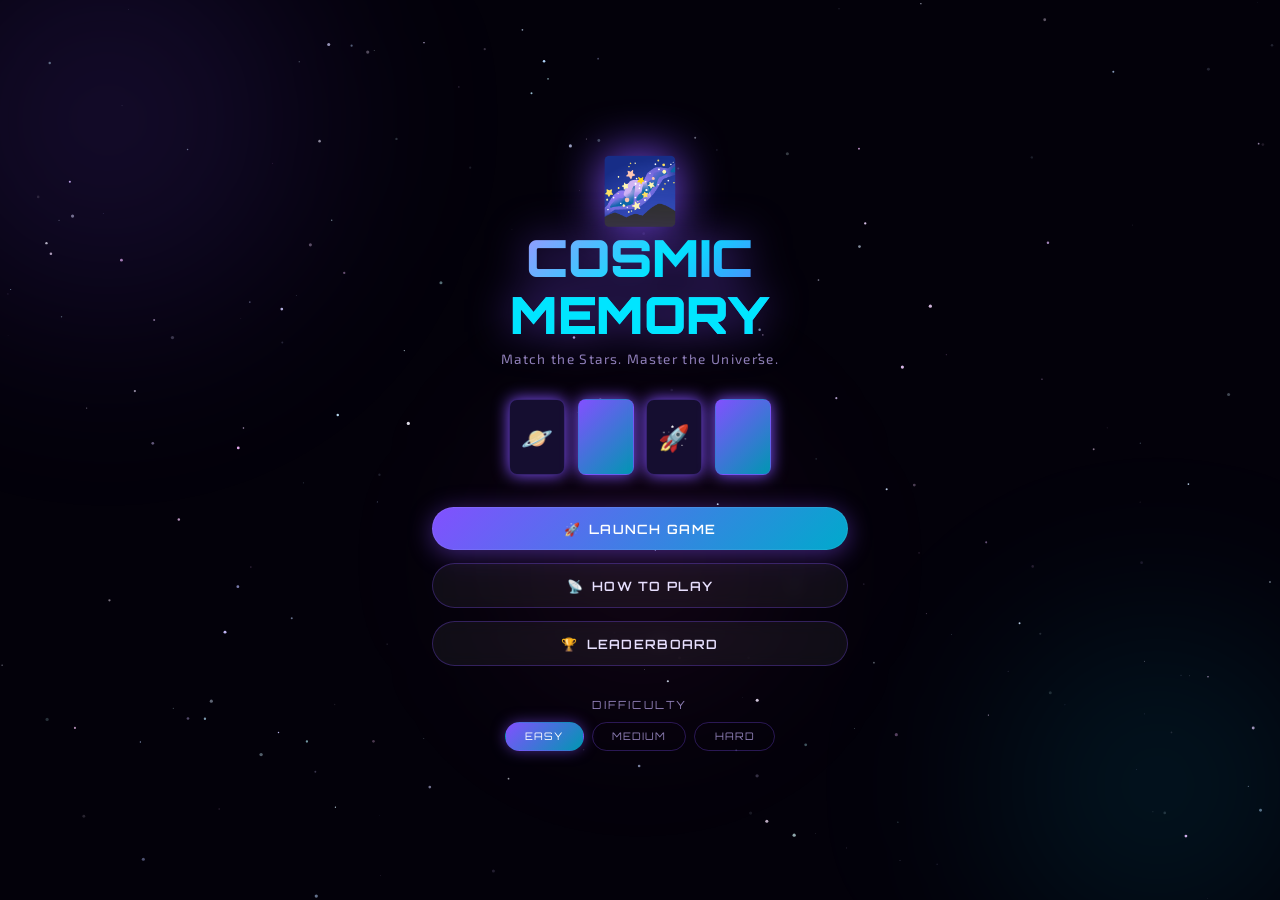
<file: memory.html>
<!DOCTYPE html>
<html lang="en">
<head>
  <meta charset="UTF-8" />
  <meta name="viewport" content="width=device-width, initial-scale=1.0" />
  <title>Cosmic Memory — Space Card Match Game</title>
  <meta name="description" content="A stunning space-themed memory card matching game with cosmic animations, power-ups, and an immersive nebula atmosphere." />
  <link rel="preconnect" href="https://fonts.googleapis.com" />
  <link rel="preconnect" href="https://fonts.gstatic.com" crossorigin />
  <link href="https://fonts.googleapis.com/css2?family=Orbitron:wght@400;600;700;900&family=Exo+2:wght@300;400;600&display=swap" rel="stylesheet" />
  <link rel="stylesheet" href="memory.css" />
</head>
<body>
  <!-- Starfield Canvas -->
  <canvas id="starfield" aria-hidden="true"></canvas>

  <!-- Nebula orbs (CSS animated) -->
  <div class="nebula-orb orb-1" aria-hidden="true"></div>
  <div class="nebula-orb orb-2" aria-hidden="true"></div>
  <div class="nebula-orb orb-3" aria-hidden="true"></div>

  <!-- Particle burst container -->
  <div id="particle-container" aria-hidden="true"></div>

  <!-- ===== MAIN APP ===== -->
  <div id="app">

    <!-- ===== MENU SCREEN ===== -->
    <section id="screen-menu" class="screen active" aria-label="Main Menu">
      <div class="menu-content">
        <div class="logo-group">
          <div class="logo-icon">🌌</div>
          <h1 class="logo-title">COSMIC<br/><span>MEMORY</span></h1>
          <p class="logo-subtitle">Match the Stars. Master the Universe.</p>
        </div>

        <div class="menu-cards-preview" aria-hidden="true">
          <div class="preview-card flipped">🪐</div>
          <div class="preview-card">🌟</div>
          <div class="preview-card flipped">🚀</div>
          <div class="preview-card">☄️</div>
        </div>

        <div class="menu-options">
          <button id="btn-play" class="btn btn-primary" aria-label="Start New Game">
            <span class="btn-icon">🚀</span> LAUNCH GAME
          </button>
          <button id="btn-how" class="btn btn-secondary" aria-label="How to Play">
            <span class="btn-icon">📡</span> HOW TO PLAY
          </button>
          <button id="btn-leaderboard" class="btn btn-secondary" aria-label="View Leaderboard">
            <span class="btn-icon">🏆</span> LEADERBOARD
          </button>
        </div>

        <div class="difficulty-selector" role="group" aria-label="Select Difficulty">
          <span class="diff-label">DIFFICULTY</span>
          <div class="diff-buttons">
            <button class="diff-btn active" data-diff="easy" id="diff-easy">EASY</button>
            <button class="diff-btn" data-diff="medium" id="diff-medium">MEDIUM</button>
            <button class="diff-btn" data-diff="hard" id="diff-hard">HARD</button>
          </div>
        </div>
      </div>
    </section>

    <!-- ===== HOW TO PLAY SCREEN ===== -->
    <section id="screen-how" class="screen" aria-label="How to Play">
      <div class="modal-box">
        <h2 class="modal-title">📡 HOW TO PLAY</h2>
        <ul class="how-list">
          <li><span class="how-icon">👆</span> <strong>Click any card</strong> to flip it and reveal the cosmic symbol.</li>
          <li><span class="how-icon">🔍</span> <strong>Flip a second card</strong> — if they match, they stay revealed!</li>
          <li><span class="how-icon">⏱️</span> <strong>Race the clock</strong> — match all pairs before time runs out.</li>
          <li><span class="how-icon">🔥</span> <strong>Build combos</strong> — consecutive matches multiply your score!</li>
          <li><span class="how-icon">⚡</span> <strong>Power-ups</strong> appear randomly — grab them for bonuses!</li>
          <li><span class="how-icon">🏆</span> <strong>Beat your best</strong> — score is saved locally.</li>
        </ul>
        <div class="symbol-legend">
          <span>🪐</span><span>⭐</span><span>🚀</span><span>☄️</span><span>🌙</span><span>👽</span><span>🛸</span><span>🌠</span><span>💫</span><span>🔭</span>
        </div>
        <button id="btn-how-back" class="btn btn-primary">← BACK TO MENU</button>
      </div>
    </section>

    <!-- ===== LEADERBOARD SCREEN ===== -->
    <section id="screen-leaderboard" class="screen" aria-label="Leaderboard">
      <div class="modal-box">
        <h2 class="modal-title">🏆 LEADERBOARD</h2>
        <div id="leaderboard-list" class="leaderboard-list">
          <!-- Populated by JS -->
        </div>
        <button id="btn-lb-back" class="btn btn-primary">← BACK TO MENU</button>
        <button id="btn-lb-clear" class="btn btn-danger">🗑️ CLEAR</button>
      </div>
    </section>

    <!-- ===== GAME SCREEN ===== -->
    <section id="screen-game" class="screen" aria-label="Game Board">
      <!-- HUD -->
      <div id="hud" role="status" aria-live="polite">
        <div class="hud-cell" id="hud-score-wrap">
          <span class="hud-label">SCORE</span>
          <span class="hud-value" id="hud-score">0</span>
        </div>
        <div class="hud-cell center-hud">
          <div id="timer-ring" aria-label="Time remaining">
            <svg viewBox="0 0 80 80" width="80" height="80">
              <circle class="ring-bg" cx="40" cy="40" r="34"/>
              <circle class="ring-fill" id="ring-fill" cx="40" cy="40" r="34"/>
            </svg>
            <span id="hud-time">60</span>
          </div>
        </div>
        <div class="hud-cell" id="hud-right">
          <span class="hud-label">COMBO</span>
          <span class="hud-value" id="hud-combo">x1</span>
          <span class="hud-label" style="margin-top:0.4rem">PAIRS</span>
          <span class="hud-value" id="hud-pairs">0/8</span>
        </div>
      </div>

      <!-- Combo Flash -->
      <div id="combo-flash" aria-live="assertive"></div>

      <!-- Power-up tray -->
      <div id="powerup-tray" aria-label="Active power-ups"></div>

      <!-- Card Grid -->
      <main id="card-grid" role="grid" aria-label="Memory card grid">
        <!-- Populated by JS -->
      </main>

      <!-- Controls -->
      <div id="game-controls">
        <button id="btn-pause" class="btn btn-sm" aria-label="Pause Game">⏸ PAUSE</button>
        <button id="btn-quit" class="btn btn-sm btn-danger" aria-label="Quit to Menu">✕ QUIT</button>
      </div>
    </section>

    <!-- ===== PAUSE SCREEN ===== -->
    <section id="screen-pause" class="screen" aria-label="Game Paused">
      <div class="modal-box">
        <h2 class="modal-title">⏸ PAUSED</h2>
        <p class="modal-text">The cosmos awaits your return, Commander.</p>
        <button id="btn-resume" class="btn btn-primary">▶ RESUME</button>
        <button id="btn-restart" class="btn btn-secondary">↺ RESTART</button>
        <button id="btn-pause-menu" class="btn btn-secondary">🏠 MAIN MENU</button>
      </div>
    </section>

    <!-- ===== GAME OVER SCREEN ===== -->
    <section id="screen-over" class="screen" aria-label="Game Over">
      <div class="modal-box over-box">
        <div id="over-icon" class="over-icon">💥</div>
        <h2 class="modal-title" id="over-title">MISSION FAILED</h2>
        <p class="modal-text" id="over-msg">The stars remain uncharted…</p>
        <div class="result-stats">
          <div class="stat-item">
            <span class="stat-label">SCORE</span>
            <span class="stat-val" id="res-score">0</span>
          </div>
          <div class="stat-item">
            <span class="stat-label">PAIRS</span>
            <span class="stat-val" id="res-pairs">0</span>
          </div>
          <div class="stat-item">
            <span class="stat-label">BEST COMBO</span>
            <span class="stat-val" id="res-combo">x1</span>
          </div>
          <div class="stat-item">
            <span class="stat-label">BEST SCORE</span>
            <span class="stat-val" id="res-best">0</span>
          </div>
        </div>
        <div id="name-entry" class="name-entry">
          <label for="player-name" class="hud-label">ENTER YOUR NAME</label>
          <input type="text" id="player-name" maxlength="12" placeholder="Commander..." autocomplete="off" />
        </div>
        <button id="btn-save-score" class="btn btn-primary">💾 SAVE SCORE</button>
        <button id="btn-play-again" class="btn btn-secondary">↺ PLAY AGAIN</button>
        <button id="btn-over-menu" class="btn btn-secondary">🏠 MAIN MENU</button>
      </div>
    </section>

  </div><!-- /#app -->

  <script src="memory.js"></script>
</body>
</html>
</file>
<file: memory.css>
/* =============================================
   COSMIC MEMORY — Space Card Match Game Styles
   ============================================= */

@import url('https://fonts.googleapis.com/css2?family=Orbitron:wght@400;600;700;900&family=Exo+2:wght@300;400;600&display=swap');

/* ---- CSS Variables ---- */
:root {
  --bg:           #03010a;
  --surface:      #0d0820;
  --surface-2:    #150e30;
  --border:       rgba(130, 80, 255, 0.3);
  --border-glow:  rgba(130, 80, 255, 0.7);
  --purple:       #8250ff;
  --purple-light: #b28bff;
  --cyan:         #00e5ff;
  --cyan-dim:     #0097b2;
  --gold:         #ffd700;
  --pink:         #ff4db8;
  --red:          #ff3b5c;
  --green:        #00ff88;
  --text:         #e8e0ff;
  --text-dim:     #9080b8;
  --card-back:    #0d0820;
  --card-front:   #12093c;
  --radius:       12px;
  --transition:   0.35s cubic-bezier(0.4, 0, 0.2, 1);
}

/* ---- Reset ---- */
*, *::before, *::after { box-sizing: border-box; margin: 0; padding: 0; }

html, body {
  width: 100%; height: 100%;
  overflow: hidden;
  background: var(--bg);
  color: var(--text);
  font-family: 'Exo 2', sans-serif;
}

/* ---- Starfield canvas ---- */
#starfield {
  position: fixed;
  inset: 0;
  z-index: 0;
  pointer-events: none;
}

/* ---- Nebula Orbs ---- */
.nebula-orb {
  position: fixed;
  border-radius: 50%;
  filter: blur(80px);
  pointer-events: none;
  z-index: 0;
  animation: nebula-drift 18s ease-in-out infinite alternate;
}
.orb-1 {
  width: 600px; height: 600px;
  background: radial-gradient(circle, rgba(130,80,255,0.18) 0%, transparent 70%);
  top: -20%; left: -15%;
  animation-duration: 20s;
}
.orb-2 {
  width: 500px; height: 500px;
  background: radial-gradient(circle, rgba(0,229,255,0.12) 0%, transparent 70%);
  bottom: -15%; right: -10%;
  animation-duration: 25s;
  animation-delay: -8s;
}
.orb-3 {
  width: 400px; height: 400px;
  background: radial-gradient(circle, rgba(255,77,184,0.1) 0%, transparent 70%);
  top: 40%; left: 50%;
  transform: translateX(-50%);
  animation-duration: 30s;
  animation-delay: -4s;
}
@keyframes nebula-drift {
  from { transform: translate(0, 0) scale(1); }
  to   { transform: translate(30px, 50px) scale(1.1); }
}

/* ---- Particle Container ---- */
#particle-container {
  position: fixed; inset: 0;
  pointer-events: none;
  z-index: 50;
  overflow: hidden;
}

.particle {
  position: absolute;
  border-radius: 50%;
  pointer-events: none;
  animation: particle-burst 0.8s ease-out forwards;
}
@keyframes particle-burst {
  0%   { transform: translate(0,0) scale(1); opacity: 1; }
  100% { transform: translate(var(--tx), var(--ty)) scale(0); opacity: 0; }
}

/* ---- App wrapper ---- */
#app {
  position: relative;
  z-index: 10;
  width: 100vw;
  height: 100vh;
  display: flex;
  align-items: center;
  justify-content: center;
}

/* ---- Screens ---- */
.screen {
  display: none;
  position: absolute;
  inset: 0;
  align-items: center;
  justify-content: center;
  flex-direction: column;
}
.screen.active { display: flex; }

/* =====================
   MENU SCREEN
   ===================== */
.menu-content {
  display: flex;
  flex-direction: column;
  align-items: center;
  gap: 2rem;
  padding: 2rem;
  max-width: 480px;
  width: 100%;
}

.logo-group {
  text-align: center;
}
.logo-icon {
  font-size: 4rem;
  filter: drop-shadow(0 0 24px var(--purple));
  animation: float 3s ease-in-out infinite;
}
@keyframes float {
  0%, 100% { transform: translateY(0); }
  50%       { transform: translateY(-12px); }
}
.logo-title {
  font-family: 'Orbitron', sans-serif;
  font-size: clamp(2rem, 6vw, 3.2rem);
  font-weight: 900;
  line-height: 1.1;
  background: linear-gradient(135deg, var(--purple-light), var(--cyan), var(--purple));
  -webkit-background-clip: text;
  -webkit-text-fill-color: transparent;
  background-clip: text;
  text-shadow: none;
  filter: drop-shadow(0 0 20px rgba(130,80,255,0.6));
}
.logo-title span { color: var(--cyan); -webkit-text-fill-color: var(--cyan); }
.logo-subtitle {
  font-size: 0.85rem;
  color: var(--text-dim);
  letter-spacing: 0.1em;
  margin-top: 0.5rem;
}

/* Preview cards animation */
.menu-cards-preview {
  display: flex;
  gap: 0.8rem;
}
.preview-card {
  width: 56px; height: 76px;
  border-radius: 8px;
  background: var(--surface-2);
  border: 1px solid var(--border);
  display: flex; align-items: center; justify-content: center;
  font-size: 1.6rem;
  cursor: default;
  transition: transform 0.4s;
  animation: preview-flip 3s ease-in-out infinite;
  filter: drop-shadow(0 0 8px var(--purple));
}
.preview-card:nth-child(1) { animation-delay: 0s; }
.preview-card:nth-child(2) { animation-delay: 0.4s; }
.preview-card:nth-child(3) { animation-delay: 0.8s; }
.preview-card:nth-child(4) { animation-delay: 1.2s; }
.preview-card:not(.flipped) { background: linear-gradient(135deg, var(--purple) 0%, var(--cyan-dim) 100%); font-size: 0; }
@keyframes preview-flip {
  0%, 40%, 100% { transform: rotateY(0deg); }
  50%, 90%      { transform: rotateY(180deg); }
}

.menu-options {
  display: flex;
  flex-direction: column;
  gap: 0.8rem;
  width: 100%;
}

/* Difficulty Selector */
.difficulty-selector {
  display: flex;
  flex-direction: column;
  align-items: center;
  gap: 0.6rem;
}
.diff-label {
  font-family: 'Orbitron', sans-serif;
  font-size: 0.7rem;
  color: var(--text-dim);
  letter-spacing: 0.2em;
}
.diff-buttons {
  display: flex;
  gap: 0.5rem;
}
.diff-btn {
  padding: 0.4rem 1.2rem;
  border-radius: 20px;
  border: 1px solid var(--border);
  background: transparent;
  color: var(--text-dim);
  font-family: 'Orbitron', sans-serif;
  font-size: 0.65rem;
  letter-spacing: 0.1em;
  cursor: pointer;
  transition: all 0.2s;
}
.diff-btn:hover {
  border-color: var(--purple);
  color: var(--purple-light);
}
.diff-btn.active {
  background: linear-gradient(135deg, var(--purple), var(--cyan-dim));
  border-color: transparent;
  color: #fff;
  box-shadow: 0 0 14px rgba(130,80,255,0.5);
}

/* =====================
   BUTTONS
   ===================== */
.btn {
  display: flex;
  align-items: center;
  justify-content: center;
  gap: 0.5rem;
  padding: 0.85rem 1.8rem;
  border-radius: 50px;
  border: none;
  cursor: pointer;
  font-family: 'Orbitron', sans-serif;
  font-size: 0.8rem;
  font-weight: 600;
  letter-spacing: 0.1em;
  transition: all var(--transition);
  position: relative;
  overflow: hidden;
}
.btn::after {
  content: '';
  position: absolute;
  inset: 0;
  background: rgba(255,255,255,0.07);
  opacity: 0;
  transition: opacity 0.2s;
}
.btn:hover::after { opacity: 1; }
.btn:active { transform: scale(0.97); }

.btn-primary {
  background: linear-gradient(135deg, #8250ff 0%, #00aacc 100%);
  color: #fff;
  box-shadow: 0 4px 24px rgba(130,80,255,0.45), 0 0 0 1px rgba(255,255,255,0.08) inset;
}
.btn-primary:hover {
  box-shadow: 0 6px 32px rgba(130,80,255,0.7), 0 0 0 1px rgba(255,255,255,0.12) inset;
  transform: translateY(-2px);
}
.btn-secondary {
  background: rgba(255,255,255,0.05);
  color: var(--text);
  border: 1px solid var(--border);
  backdrop-filter: blur(8px);
}
.btn-secondary:hover {
  border-color: var(--purple);
  background: rgba(130,80,255,0.12);
  transform: translateY(-2px);
}
.btn-danger {
  background: rgba(255,59,92,0.15);
  color: var(--red);
  border: 1px solid rgba(255,59,92,0.4);
}
.btn-danger:hover {
  background: rgba(255,59,92,0.3);
  transform: translateY(-2px);
}
.btn-sm {
  padding: 0.5rem 1.2rem;
  font-size: 0.7rem;
}

/* =====================
   MODAL BOX
   ===================== */
.modal-box {
  background: linear-gradient(160deg, var(--surface-2) 0%, var(--surface) 100%);
  border: 1px solid var(--border);
  border-radius: 20px;
  padding: 2rem 2.5rem;
  max-width: 480px;
  width: 90%;
  display: flex;
  flex-direction: column;
  gap: 1.2rem;
  backdrop-filter: blur(20px);
  box-shadow: 0 0 60px rgba(130,80,255,0.15), 0 24px 60px rgba(0,0,0,0.6);
  animation: modal-in 0.4s cubic-bezier(0.34, 1.56, 0.64, 1);
}
@keyframes modal-in {
  from { opacity: 0; transform: scale(0.88) translateY(20px); }
  to   { opacity: 1; transform: scale(1) translateY(0); }
}
.modal-title {
  font-family: 'Orbitron', sans-serif;
  font-size: 1.4rem;
  font-weight: 700;
  text-align: center;
  background: linear-gradient(135deg, var(--purple-light), var(--cyan));
  -webkit-background-clip: text;
  -webkit-text-fill-color: transparent;
  background-clip: text;
}
.modal-text {
  text-align: center;
  color: var(--text-dim);
  font-size: 0.9rem;
}

/* How to play list */
.how-list {
  list-style: none;
  display: flex;
  flex-direction: column;
  gap: 0.7rem;
}
.how-list li {
  display: flex;
  align-items: flex-start;
  gap: 0.7rem;
  font-size: 0.88rem;
  color: var(--text);
}
.how-icon { font-size: 1.1rem; flex-shrink: 0; }
.symbol-legend {
  display: flex;
  justify-content: center;
  gap: 0.6rem;
  font-size: 1.3rem;
  flex-wrap: wrap;
  padding: 0.6rem;
  background: rgba(0,0,0,0.2);
  border-radius: 10px;
  border: 1px solid var(--border);
}

/* Leaderboard */
.leaderboard-list {
  display: flex;
  flex-direction: column;
  gap: 0.5rem;
  max-height: 300px;
  overflow-y: auto;
}
.leaderboard-list::-webkit-scrollbar { width: 4px; }
.leaderboard-list::-webkit-scrollbar-thumb {
  background: var(--purple);
  border-radius: 4px;
}
.lb-entry {
  display: flex;
  align-items: center;
  gap: 0.8rem;
  padding: 0.6rem 0.8rem;
  background: rgba(255,255,255,0.04);
  border-radius: 8px;
  border: 1px solid var(--border);
  font-size: 0.85rem;
}
.lb-rank { font-family: 'Orbitron', sans-serif; color: var(--gold); min-width: 24px; }
.lb-name { flex: 1; color: var(--text); }
.lb-score { font-family: 'Orbitron', sans-serif; color: var(--cyan); }
.lb-diff { font-size: 0.7rem; color: var(--text-dim); }
.lb-empty { text-align: center; color: var(--text-dim); font-size: 0.85rem; padding: 1rem; }

/* =====================
   GAME HUD
   ===================== */
#hud {
  position: fixed;
  top: 0; left: 0; right: 0;
  display: flex;
  align-items: center;
  justify-content: space-between;
  padding: 0.6rem 1.5rem;
  background: linear-gradient(180deg, rgba(3,1,10,0.95) 0%, transparent 100%);
  z-index: 20;
  gap: 1rem;
}
.hud-cell {
  display: flex;
  flex-direction: column;
  align-items: center;
  min-width: 70px;
}
.hud-cell.center-hud { align-items: center; }
.hud-label {
  font-family: 'Orbitron', sans-serif;
  font-size: 0.55rem;
  letter-spacing: 0.2em;
  color: var(--text-dim);
}
.hud-value {
  font-family: 'Orbitron', sans-serif;
  font-size: 1.2rem;
  font-weight: 700;
  color: var(--cyan);
  transition: color 0.3s;
}
#hud-right { align-items: flex-end; }

/* Timer Ring */
#timer-ring {
  position: relative;
  width: 68px; height: 68px;
  display: flex; align-items: center; justify-content: center;
}
#timer-ring svg {
  position: absolute;
  inset: 0;
  transform: rotate(-90deg);
}
.ring-bg {
  fill: none;
  stroke: rgba(255,255,255,0.08);
  stroke-width: 5;
}
.ring-fill {
  fill: none;
  stroke: var(--cyan);
  stroke-width: 5;
  stroke-linecap: round;
  stroke-dasharray: 213.6;
  stroke-dashoffset: 0;
  transition: stroke-dashoffset 1s linear, stroke 0.5s;
}
#hud-time {
  font-family: 'Orbitron', sans-serif;
  font-size: 1rem;
  font-weight: 700;
  color: var(--text);
  z-index: 1;
}

/* Combo Flash */
#combo-flash {
  position: fixed;
  top: 50%;
  left: 50%;
  transform: translate(-50%, -50%);
  font-family: 'Orbitron', sans-serif;
  font-size: 2.5rem;
  font-weight: 900;
  pointer-events: none;
  z-index: 60;
  opacity: 0;
}
#combo-flash.show {
  animation: combo-pop 0.8s ease forwards;
}
@keyframes combo-pop {
  0%   { opacity: 0; transform: translate(-50%, -50%) scale(0.6); }
  30%  { opacity: 1; transform: translate(-50%, -50%) scale(1.15); }
  70%  { opacity: 1; transform: translate(-50%, -50%) scale(1); }
  100% { opacity: 0; transform: translate(-50%, -60%) scale(0.8); }
}

/* Power-up tray */
#powerup-tray {
  position: fixed;
  bottom: 80px;
  right: 16px;
  display: flex;
  flex-direction: column;
  gap: 0.5rem;
  z-index: 20;
}
.pu-badge {
  background: rgba(0,229,255,0.15);
  border: 1px solid var(--cyan);
  border-radius: 8px;
  padding: 0.3rem 0.6rem;
  font-size: 0.75rem;
  font-family: 'Orbitron', sans-serif;
  color: var(--cyan);
  animation: pu-in 0.3s ease;
}
@keyframes pu-in {
  from { opacity: 0; transform: translateX(20px); }
  to   { opacity: 1; transform: translateX(0); }
}

/* =====================
   CARD GRID
   ===================== */
#card-grid {
  display: grid;
  gap: 0.7rem;
  padding: 80px 1rem 70px;
  width: 100%;
  max-width: 680px;
  margin: 0 auto;
}

/* Grid layouts per difficulty */
#card-grid.grid-easy   { grid-template-columns: repeat(4, 1fr); }
#card-grid.grid-medium { grid-template-columns: repeat(5, 1fr); }
#card-grid.grid-hard   { grid-template-columns: repeat(6, 1fr); }

/* ---- Card ---- */
.card {
  aspect-ratio: 2/3;
  perspective: 800px;
  cursor: pointer;
  position: relative;
}
.card-inner {
  width: 100%; height: 100%;
  position: relative;
  transform-style: preserve-3d;
  transition: transform 0.5s cubic-bezier(0.4, 0, 0.2, 1);
  border-radius: var(--radius);
}
.card.flipped .card-inner  { transform: rotateY(180deg); }
.card.matched .card-inner  { transform: rotateY(180deg); }

.card-face {
  position: absolute;
  inset: 0;
  border-radius: var(--radius);
  backface-visibility: hidden;
  -webkit-backface-visibility: hidden;
  display: flex; align-items: center; justify-content: center;
  overflow: hidden;
}

/* Back of card */
.card-back-face {
  background: linear-gradient(145deg, #1a0d42 0%, #0a0520 100%);
  border: 1px solid var(--border);
  box-shadow: 0 4px 20px rgba(0,0,0,0.5);
}
.card-back-face::before {
  content: '';
  position: absolute;
  inset: 0;
  background: 
    radial-gradient(ellipse at 30% 30%, rgba(130,80,255,0.3) 0%, transparent 60%),
    radial-gradient(ellipse at 70% 70%, rgba(0,229,255,0.15) 0%, transparent 60%);
}
.card-back-face::after {
  content: '✦';
  font-size: 1.5rem;
  color: rgba(130,80,255,0.4);
  z-index: 1;
}

/* Front of card */
.card-front-face {
  background: linear-gradient(145deg, #1c0e48, #0e0830);
  border: 1px solid rgba(130,80,255,0.5);
  box-shadow: 0 4px 20px rgba(0,0,0,0.4);
  transform: rotateY(180deg);
  font-size: clamp(1.4rem, 4vw, 2.2rem);
  flex-direction: column;
  gap: 0.2rem;
}

/* Matched state */
.card.matched .card-front-face {
  background: linear-gradient(145deg, #0e2a1c, #071a12);
  border-color: var(--green);
  box-shadow: 0 0 20px rgba(0,255,136,0.4), 0 0 40px rgba(0,255,136,0.15);
}
.card.matched .card-front-face::after {
  content: '✓';
  position: absolute;
  bottom: 4px; right: 6px;
  font-size: 0.7rem;
  color: var(--green);
  opacity: 0.7;
}

/* Wrong shake */
.card.wrong {
  animation: shake 0.4s ease;
}
@keyframes shake {
  0%, 100% { transform: translateX(0); }
  20%       { transform: translateX(-6px); }
  40%       { transform: translateX(6px); }
  60%       { transform: translateX(-4px); }
  80%       { transform: translateX(4px); }
}
/* Flip hint pulse on timeout */
.card.hint-pulse .card-back-face {
  animation: hint-glow 0.5s ease;
}
@keyframes hint-glow {
  0%, 100% { box-shadow: 0 4px 20px rgba(0,0,0,0.5); }
  50%       { box-shadow: 0 0 24px rgba(255,215,0,0.7); }
}

/* Card hover */
.card:not(.flipped):not(.matched):hover .card-back-face {
  border-color: var(--purple);
  box-shadow: 0 0 16px rgba(130,80,255,0.4), 0 4px 20px rgba(0,0,0,0.5);
  transform: translateY(-3px);
}
.card:not(.flipped):not(.matched):hover .card-inner {
  transform: translateY(-3px);
}

/* =====================
   GAME CONTROLS
   ===================== */
#game-controls {
  position: fixed;
  bottom: 0; left: 0; right: 0;
  display: flex;
  justify-content: center;
  gap: 1rem;
  padding: 0.8rem;
  background: linear-gradient(0deg, rgba(3,1,10,0.95) 0%, transparent 100%);
  z-index: 20;
}

/* =====================
   OVER SCREEN
   ===================== */
.over-box {
  text-align: center;
}
.over-icon {
  font-size: 3.5rem;
  animation: float 2s ease-in-out infinite;
}
.result-stats {
  display: grid;
  grid-template-columns: 1fr 1fr;
  gap: 0.8rem;
}
.stat-item {
  background: rgba(0,0,0,0.3);
  border: 1px solid var(--border);
  border-radius: 10px;
  padding: 0.7rem;
  display: flex;
  flex-direction: column;
  gap: 0.2rem;
}
.stat-label {
  font-family: 'Orbitron', sans-serif;
  font-size: 0.55rem;
  color: var(--text-dim);
  letter-spacing: 0.15em;
}
.stat-val {
  font-family: 'Orbitron', sans-serif;
  font-size: 1.4rem;
  color: var(--cyan);
  font-weight: 700;
}

/* Name Entry */
.name-entry {
  display: flex;
  flex-direction: column;
  gap: 0.4rem;
  align-items: center;
}
.name-entry input {
  background: rgba(255,255,255,0.05);
  border: 1px solid var(--border);
  border-radius: 8px;
  padding: 0.5rem 1rem;
  color: var(--text);
  font-family: 'Orbitron', sans-serif;
  font-size: 0.8rem;
  text-align: center;
  width: 200px;
  outline: none;
  transition: border-color 0.2s;
}
.name-entry input:focus { border-color: var(--purple); }

/* =====================
   SCORE POP
   ===================== */
.score-pop {
  position: fixed;
  font-family: 'Orbitron', sans-serif;
  font-weight: 700;
  font-size: 1.1rem;
  pointer-events: none;
  z-index: 55;
  animation: score-rise 0.9s ease forwards;
}
@keyframes score-rise {
  0%   { opacity: 1; transform: translateY(0) scale(1); }
  100% { opacity: 0; transform: translateY(-60px) scale(0.8); }
}

/* =====================
   RESPONSIVE
   ===================== */
@media (max-width: 500px) {
  #card-grid { gap: 0.4rem; padding: 72px 0.5rem 60px; }
  #hud { padding: 0.5rem 0.8rem; }
  .modal-box { padding: 1.5rem 1.2rem; }
}
@media (max-height: 600px) {
  .logo-icon { font-size: 2.5rem; }
  .logo-title { font-size: 1.8rem; }
  .menu-content { gap: 0.8rem; }
}

/* =====================
   UTILITY
   ===================== */
.glow-text {
  text-shadow: 0 0 12px var(--cyan), 0 0 30px rgba(0,229,255,0.4);
}
</file>
